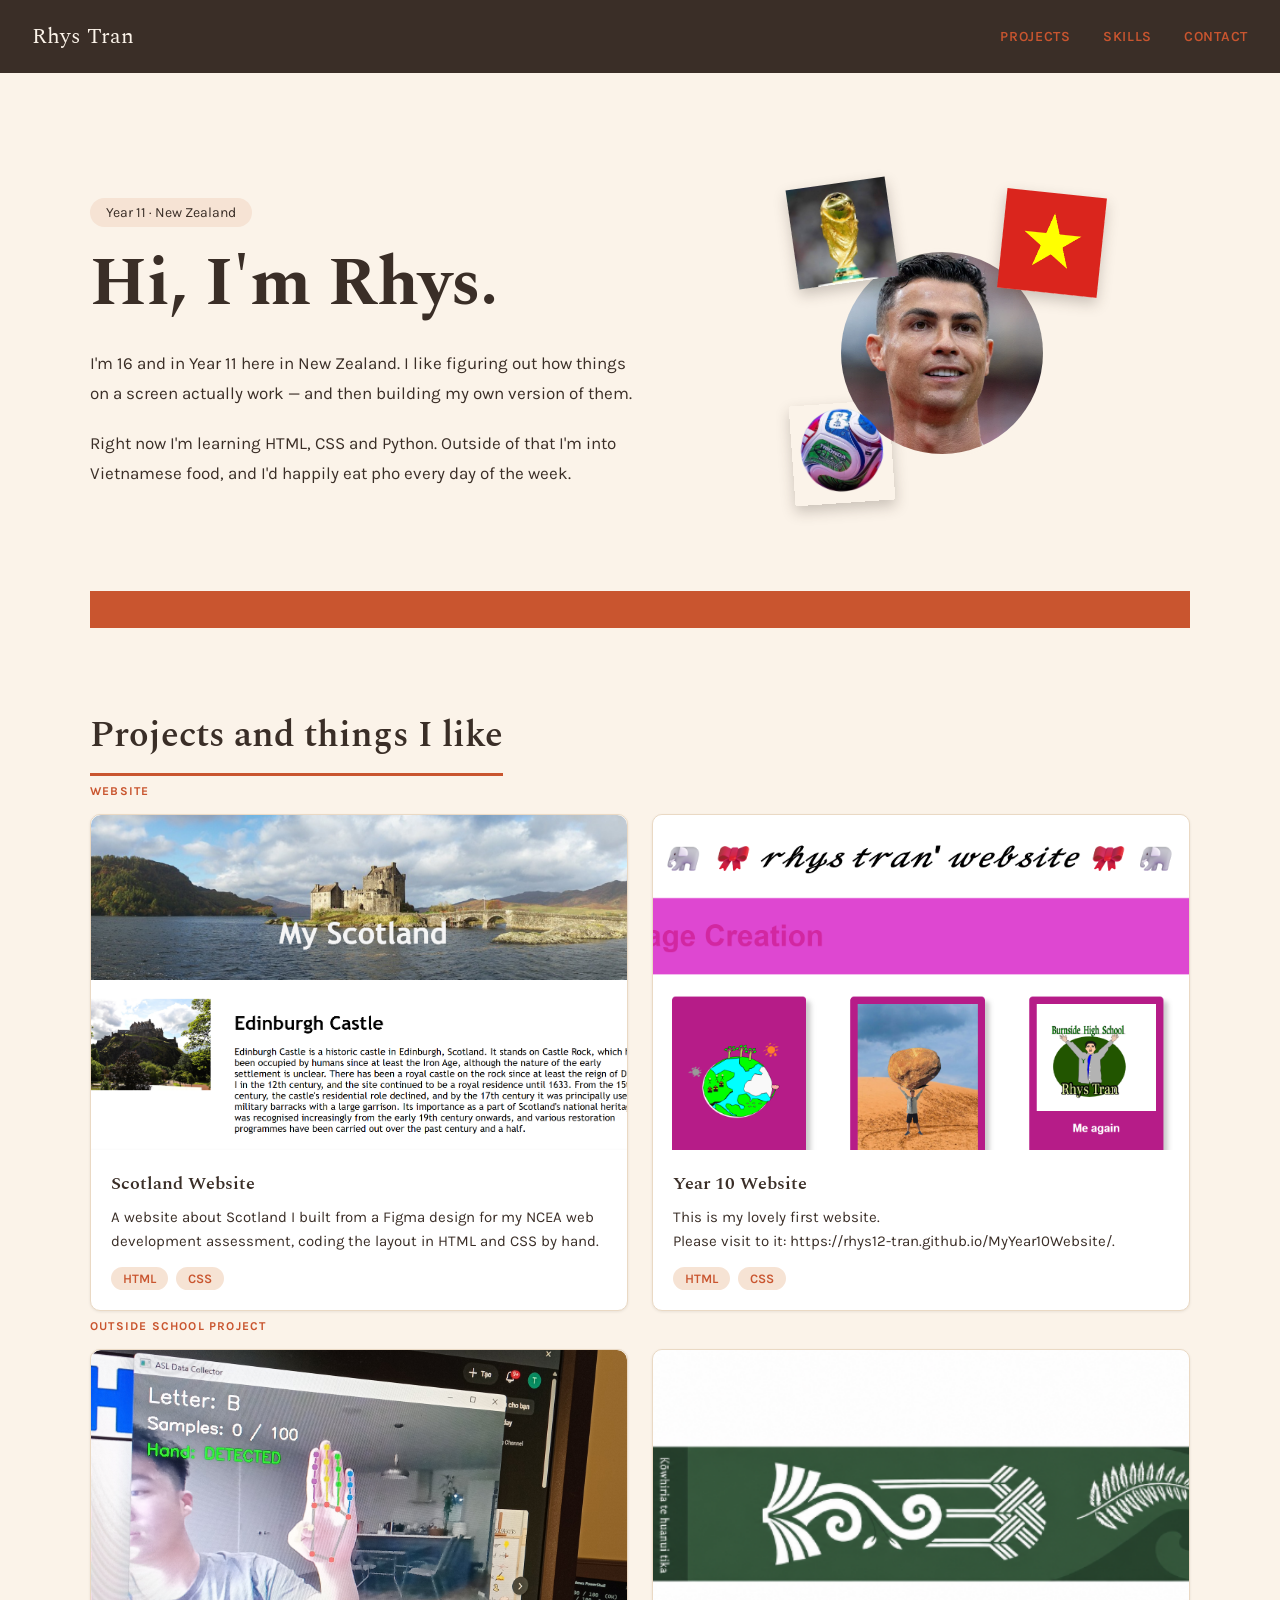
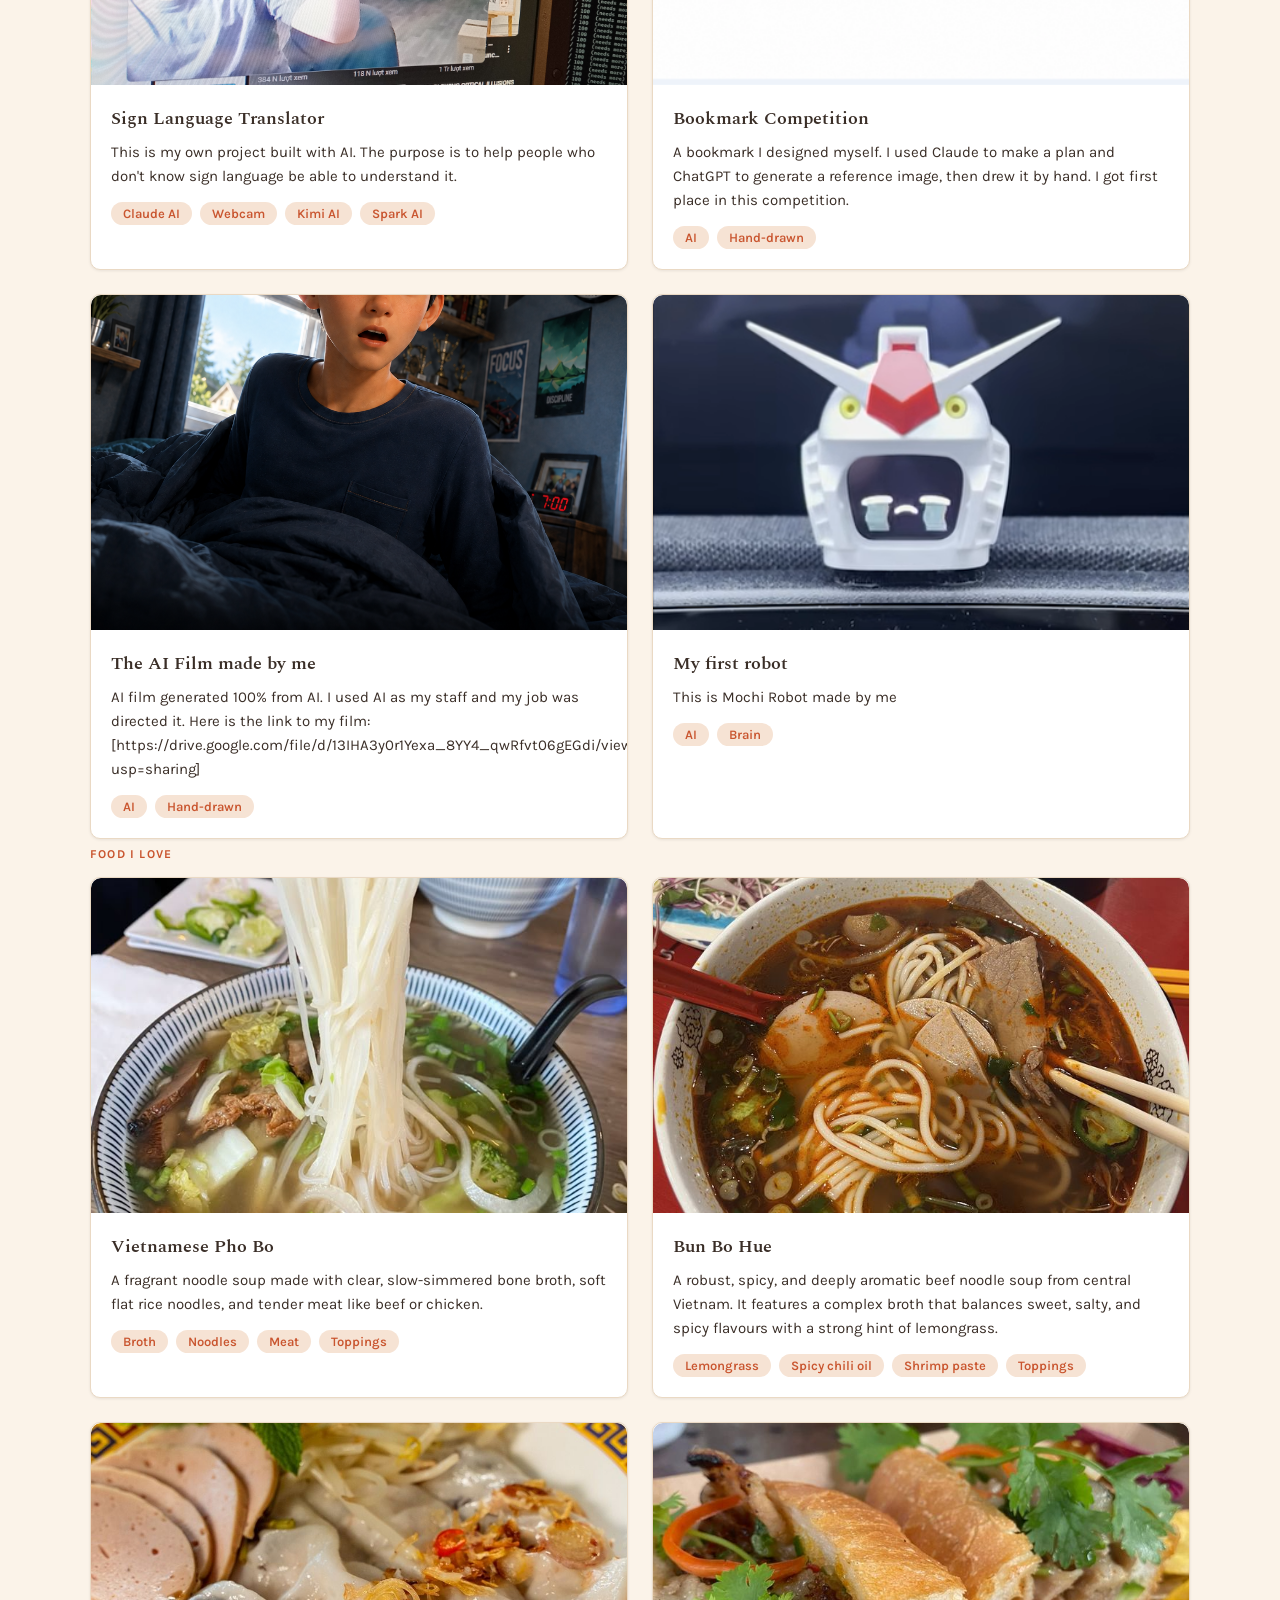
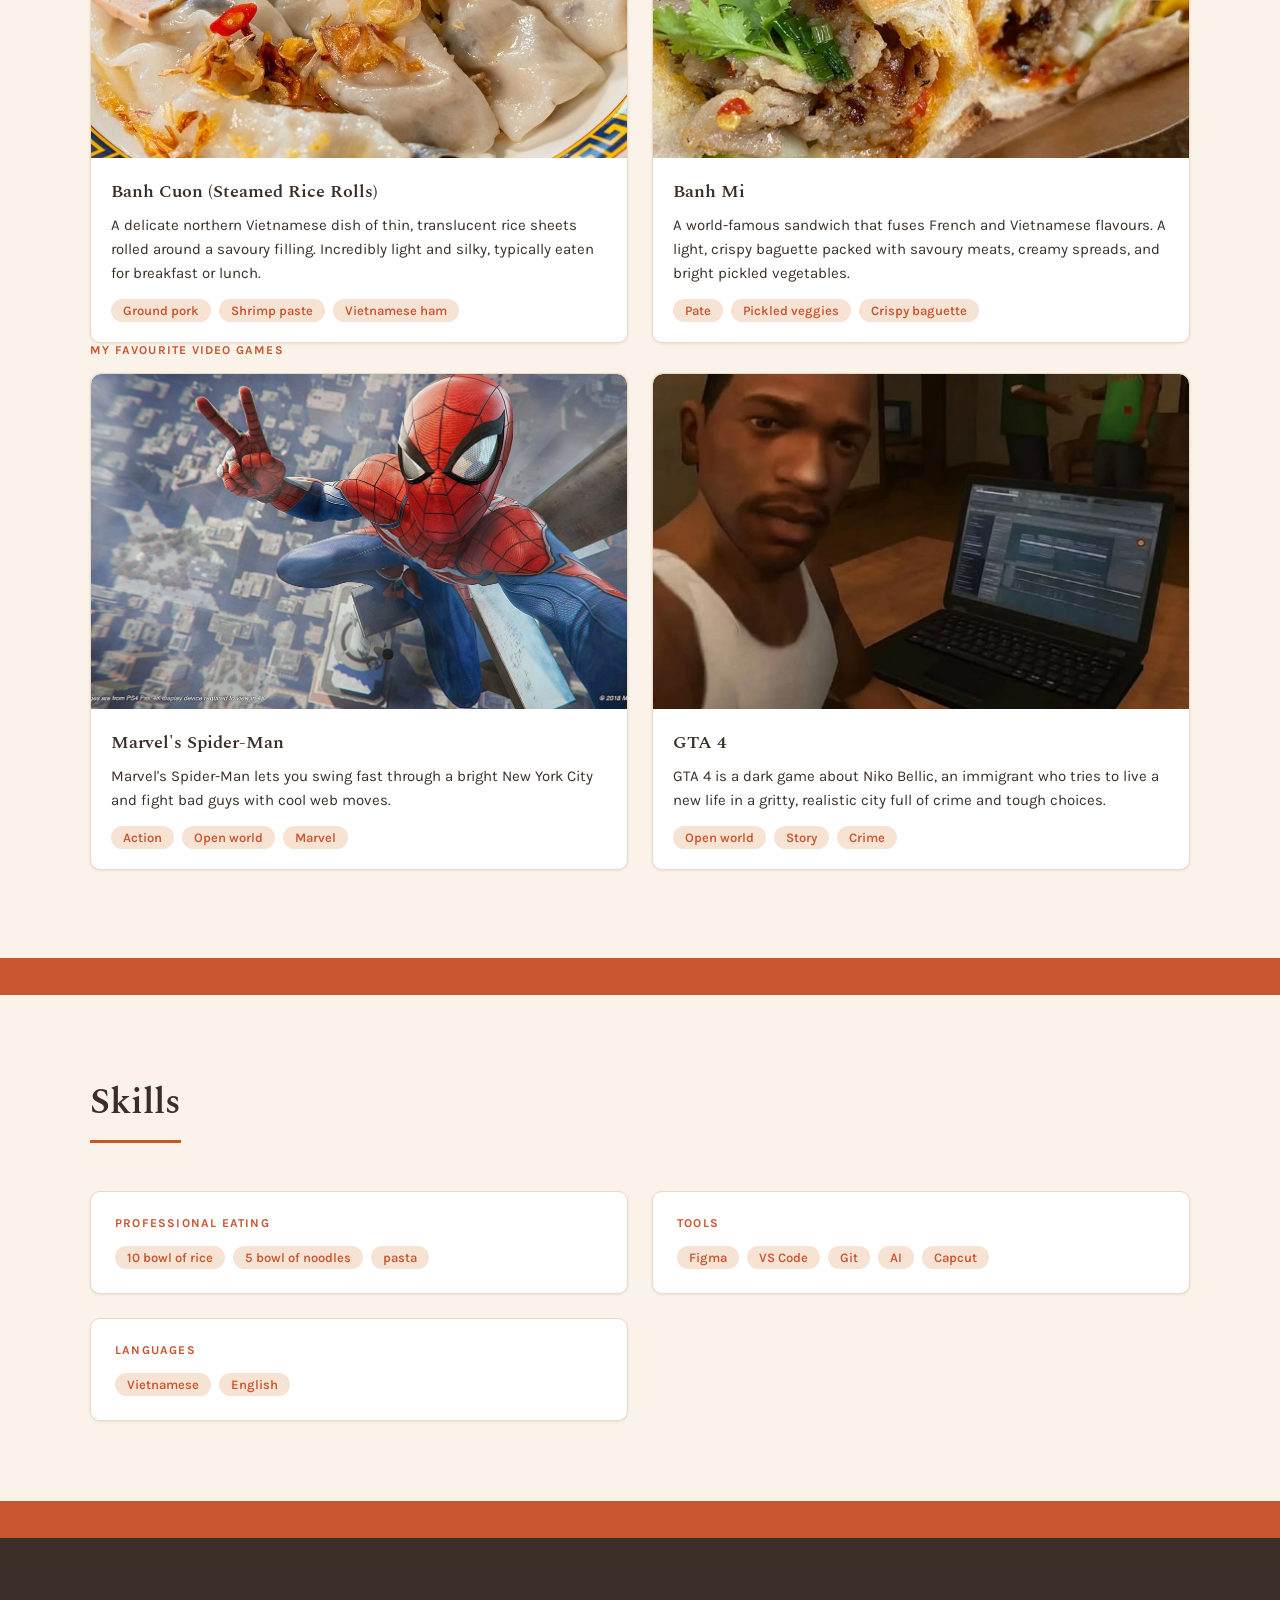
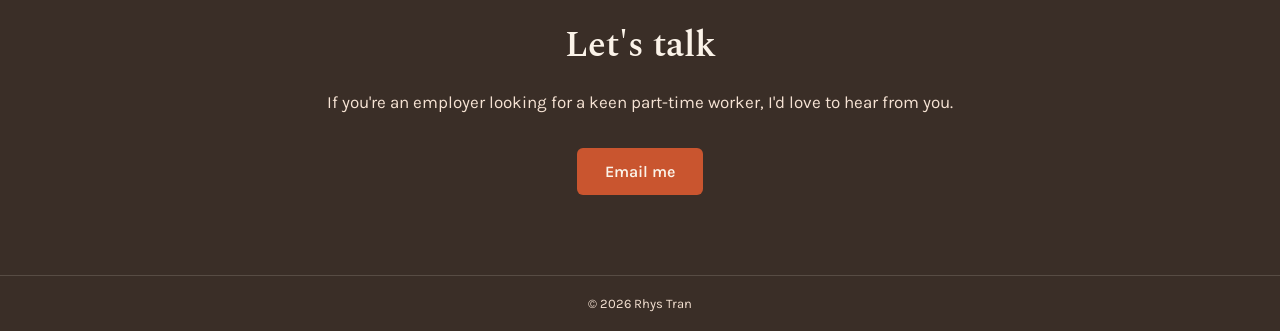
<file: index.html>
<!DOCTYPE html>
<html lang="en">
<head>
  <meta charset="UTF-8">
  <meta name="viewport" content="width=device-width, initial-scale=1.0">
  <title>Rhys Tran — Portfolio</title>

  <link rel="preconnect" href="https://fonts.googleapis.com">
  <link rel="preconnect" href="https://fonts.gstatic.com" crossorigin>
  <link href="https://fonts.googleapis.com/css2?family=Spectral:wght@400;500;600;700&family=Karla:wght@400;500;600;700&display=swap" rel="stylesheet">

  <link rel="stylesheet" href="style.css">
</head>
<body>

  <!-- Nav bar -->
  <nav class="nav">
    <span class="nav__name">Rhys Tran</span>
    <div class="nav__links">
      <a href="#projects">Projects</a>
      <a href="#skills">Skills</a>
      <a href="#contact">Contact</a>
    </div>
  </nav>

  <!-- Hero section -->
  <section class="hero">
    <div class="hero__inner">

      <!-- Left column: text -->
      <div class="hero__text">
        <span class="badge">Year 11 &middot; New Zealand</span>

        <h1 class="hero__heading">Hi, I'm Rhys.</h1>

        <p>I'm 16 and in Year 11 here in New Zealand. I like figuring out how things on a screen actually work — and then building my own version of them.</p>

        <p>Right now I'm learning HTML, CSS and Python. Outside of that I'm into Vietnamese food, and I'd happily eat pho every day of the week.</p>

      
      </div>

      <div class="hero__image">
        <div class="image-cluster">
       
          <img class="profile-photo" src="image/images.jpg" alt="Rhys Tran">
       
          <img class="sticker sticker--1" src="image/images (1).jpg" alt="">
          <!-- STICKER 2 — replace images.png with your sticker image -->
          <img class="sticker sticker--2" src="image/images.png" alt="">
          <!-- STICKER 3 — replace images__1_-removebg-preview.png with your sticker image -->
          <img class="sticker sticker--3" src="image/images__1_-removebg-preview.png" alt="">
        </div>
      </div>

      <!-- Coral divider bar -->
      <div class="divider"></div>
    </div>
  </section>

  <!-- Projects section -->
  <section class="projects" id="projects">
    <div class="projects__inner">

      <h2 class="section-heading">Projects and things I like</h2>

      <!-- ============================================================
           WEBSITE CARDS
      ============================================================ -->
      <p class="subsection-label">Website</p>
      <div class="projects__featured">

        <!-- Scotland Website -->
        <div class="card card--featured">
          <div class="card__image">
            <img src="image/My Scotland.PNG" alt="Screenshot of Scotland Website">
          </div>
          <div class="card__body">
            <h3 class="card__title">Scotland Website</h3>
            <p class="card__desc">A website about Scotland I built from a Figma design for my NCEA web development assessment, coding the layout in HTML and CSS by hand.</p>
            <div class="card__tags">
              <span class="tag">HTML</span>
              <span class="tag">CSS</span>
            </div>
          </div>
        </div>

        <!-- Year 10 Website -->
        <div class="card card--featured">
          <div class="card__image">
            <img src="image/Year 10 web.PNG" alt="My year 10 website">
          </div>
          <div class="card__body">
            <h3 class="card__title">Year 10 Website</h3>
            <p class="card__desc">This is my lovely first website. <br> Please visit to it: https://rhys12-tran.github.io/MyYear10Website/.</p>
            <div class="card__tags">
              <span class="tag">HTML</span>
              <span class="tag">CSS</span>
            </div>
          </div>
        </div>

      </div>

      <!-- ============================================================
           OUTSIDE SCHOOL CARDS
      ============================================================ -->
      <p class="subsection-label">Outside school project</p>
      <div class="projects__featured">

        <!-- Sign Language Translator -->
        <div class="card card--featured">
          <div class="card__image">
            <img src="image/sign_languge.jpg" alt="Screenshot of Sign Language Translator">
          </div>
          <div class="card__body">
            <h3 class="card__title">Sign Language Translator</h3>
            <p class="card__desc">This is my own project built with AI. The purpose is to help people who don't know sign language be able to understand it.</p>
            <div class="card__tags">
              <span class="tag">Claude AI</span>
              <span class="tag">Webcam</span>
              <span class="tag">Kimi AI</span>
              <span class="tag">Spark AI</span>
            </div>
          </div>
        </div>

        <!-- Bookmark Competition -->
        <div class="card card--featured">
          <div class="card__image">
            <img src="image/bookmark.png" alt="Bookmark competition entry">
          </div>
          <div class="card__body">
            <h3 class="card__title">Bookmark Competition</h3>
            <p class="card__desc">A bookmark I designed myself. I used Claude to make a plan and ChatGPT to generate a reference image, then drew it by hand. I got first place in this competition.</p>
            <div class="card__tags">
              <span class="tag">AI</span>
              <span class="tag">Hand-drawn</span>
            </div>
          </div>
        </div>
        <!-- AI film -->
        <div class="card card--featured">
          <div class="card__image">
            <img src="image/film.png" alt="The AI Film made by me">
          </div>
          <div class="card__body">
            <h3 class="card__title">The AI Film made by me</h3>
            <p class="card__desc">AI film generated 100% from AI. I used AI as my staff and my job was directed it. Here is the link to my film: [https://drive.google.com/file/d/13IHA3y0r1Yexa_8YY4_qwRfvt06gEGdi/view?usp=sharing]</p>
            <div class="card__tags">
              <span class="tag">AI</span>
              <span class="tag">Hand-drawn</span>
            </div>
          </div>
        </div>
         <!-- robot -->
        <div class="card card--featured">
          <div class="card__image">
            <img src="image/robot.PNG" alt="My first robot">
          </div>
          <div class="card__body">
            <h3 class="card__title">My first robot</h3>
            <p class="card__desc">This is Mochi Robot made by me</p>
            <div class="card__tags">
              <span class="tag">AI</span>
              <span class="tag">Brain</span>
            </div>
          </div>
        </div>

      </div>

      <!-- ============================================================
           FOOD CARDS
      ============================================================ -->
      <p class="subsection-label">Food I love</p>
      <div class="projects__grid projects__grid--2col">

        <!-- Pho Bo -->
        <div class="card">
          <div class="card__image">
            <img src="image/pho.jpg" alt="Vietnamese Pho Bo">
          </div>
          <div class="card__body">
            <h3 class="card__title">Vietnamese Pho Bo</h3>
            <p class="card__desc">A fragrant noodle soup made with clear, slow-simmered bone broth, soft flat rice noodles, and tender meat like beef or chicken.</p>
            <div class="card__tags">
              <span class="tag">Broth</span>
              <span class="tag">Noodles</span>
              <span class="tag">Meat</span>
              <span class="tag">Toppings</span>
            </div>
          </div>
        </div>

        <!-- Bun Bo Hue -->
        <div class="card">
          <div class="card__image">
            <img src="image/bun bo.jpg" alt="Bun Bo Hue">
          </div>
          <div class="card__body">
            <h3 class="card__title">Bun Bo Hue</h3>
            <p class="card__desc">A robust, spicy, and deeply aromatic beef noodle soup from central Vietnam. It features a complex broth that balances sweet, salty, and spicy flavours with a strong hint of lemongrass.</p>
            <div class="card__tags">
              <span class="tag">Lemongrass</span>
              <span class="tag">Spicy chili oil</span>
              <span class="tag">Shrimp paste</span>
              <span class="tag">Toppings</span>
            </div>
          </div>
        </div>

        <!-- Banh Cuon -->
        <div class="card">
          <div class="card__image">
            <img src="image/banh cuon.jpg" alt="Banh Cuon steamed rice rolls">
          </div>
          <div class="card__body">
            <h3 class="card__title">Banh Cuon (Steamed Rice Rolls)</h3>
            <p class="card__desc">A delicate northern Vietnamese dish of thin, translucent rice sheets rolled around a savoury filling. Incredibly light and silky, typically eaten for breakfast or lunch.</p>
            <div class="card__tags">
              <span class="tag">Ground pork</span>
              <span class="tag">Shrimp paste</span>
              <span class="tag">Vietnamese ham</span>
            </div>
          </div>
        </div>

        <!-- Banh Mi -->
        <div class="card">
          <div class="card__image">
            <img src="image/banh mi.jpg" alt="Banh Mi sandwich">
          </div>
          <div class="card__body">
            <h3 class="card__title">Banh Mi</h3>
            <p class="card__desc">A world-famous sandwich that fuses French and Vietnamese flavours. A light, crispy baguette packed with savoury meats, creamy spreads, and bright pickled vegetables.</p>
            <div class="card__tags">
              <span class="tag">Pate</span>
              <span class="tag">Pickled veggies</span>
              <span class="tag">Crispy baguette</span>
            </div>
          </div>
        </div>

      </div>

      <!-- ============================================================
           GAMES CARDS
      ============================================================ -->
      <p class="subsection-label">My favourite video games</p>
      <div class="projects__featured">

        <!-- Spider-Man -->
        <div class="card card--featured">
          <div class="card__image">
            <img src="image/spiderman.jpg" alt="Marvel's Spider-Man">
          </div>
          <div class="card__body">
            <h3 class="card__title">Marvel's Spider-Man</h3>
            <p class="card__desc">Marvel's Spider-Man lets you swing fast through a bright New York City and fight bad guys with cool web moves.</p>
            <div class="card__tags">
              <span class="tag">Action</span>
              <span class="tag">Open world</span>
              <span class="tag">Marvel</span>
            </div>
          </div>
        </div>

        <!-- GTA 4 -->
        <div class="card card--featured">
          <div class="card__image">
            <img src="image/GTA 4.jpg" alt="GTA 4">
          </div>
          <div class="card__body">
            <h3 class="card__title">GTA 4</h3>
            <p class="card__desc">GTA 4 is a dark game about Niko Bellic, an immigrant who tries to live a new life in a gritty, realistic city full of crime and tough choices.</p>
            <div class="card__tags">
              <span class="tag">Open world</span>
              <span class="tag">Story</span>
              <span class="tag">Crime</span>
            </div>
          </div>
        </div>

      </div>

    </div>
  </section>
  <!-- Coral divider bar -->
   <div class="divider"></div>
  <!-- ============================================================
       SKILLS SECTION
  ============================================================ -->
  <section class="skills" id="skills">
    <div class="skills__inner">

      <h2 class="section-heading">Skills</h2>

      <div class="skills__grid">

      <!-- Card 1: -->
        <div class="skill-card">
          <p class="subsection-label">Professional eating </p>
          <div class="card__tags">
            <span class="tag">10 bowl of rice </span>
            <span class="tag">5 bowl of noodles</span>
            <span class="tag">pasta</span>
          </div>
        </div> 

        <!-- Card 3: Tools -->
        <div class="skill-card">
          <p class="subsection-label">Tools</p>
          <div class="card__tags">
            <span class="tag">Figma</span>
            <span class="tag">VS Code</span>
            <span class="tag">Git</span>
            <span class="tag">AI</span>
            <span class="tag">Capcut</span>
          </div>
        </div>

        <!-- Card 4: Languages -->
        <div class="skill-card">
          <p class="subsection-label">Languages</p>
          <div class="card__tags">
            <span class="tag">Vietnamese</span>
            <span class="tag">English</span>
          </div>
        </div>

      </div>
    </div>
  </section>

  <!-- Coral divider bar -->
  <div class="divider"></div>

  <!-- ============================================================
       CONTACT SECTION
       Full-width dark section, matches the nav bar colour.
       Uses .btn-primary (already coral) so we don't need new button CSS.
  ============================================================ -->
  <section class="contact" id="contact">
    <div class="contact__inner">
      <h2 class="contact__heading">Let's talk</h2>
      <p class="contact__text">If you're an employer looking for a keen part-time worker, I'd love to hear from you.</p>
      <!-- YOUR EMAIL — replace rhys.tran@example.com with your real email before this goes live -->
      <a class="btn-primary" href="mailto:24613@burnside.school.nz">Email me</a>
    </div>
  </section>

  <!-- ============================================================
       FOOTER
  ============================================================ -->
  <footer class="footer">
    <p>&copy; 2026 Rhys Tran</p>
  </footer>

</body>
</html>
</file>
<file: style.css>
/* ---------- Base ---------- */
* {
  box-sizing: border-box;
}

body {
  margin: 0;
  font-family: 'Karla', sans-serif;
  color: #3A2E27;
  background-color: #FBF3E9;
}

/* ---------- Nav bar ---------- */
.nav {
  position: sticky;
  top: 0;
  z-index: 10;
  width: 100%;
  background-color: #3A2E27;
  padding: 20px 32px;
  display: flex;
  align-items: center;
  justify-content: space-between;
}

.nav__name {
  font-family: 'Spectral', serif;
  font-size: 22px;
  color: #FBF3E9;
}

.nav__links {
  display: flex;
  gap: 32px;
}

.nav__links a {
  color: #C9552F;
  font-family: 'Karla', sans-serif;
  font-size: 14px;
  font-weight: 600;
  letter-spacing: 0.05em;
  text-transform: uppercase;
  text-decoration: none;
}

.nav__links a:hover {
  text-decoration: underline;
}

/* ---------- Hero section ---------- */
.hero {
  padding: 90px 32px 0;
}

.hero__inner {
  max-width: 1100px;
  margin: 0 auto;
  display: flex;
  flex-wrap: wrap;
  align-items: center;
  gap: 48px;
}

/* Left column */
.hero__text {
  flex: 1 1 420px;
}

.badge {
  display: inline-block;
  background-color: #F6E3D4;
  color: #3A2E27;
  border-radius: 999px;
  padding: 6px 16px;
  font-size: 14px;
  margin-bottom: 20px;
}

.hero__heading {
  font-family: 'Spectral', serif;
  font-size: 68px;
  font-weight: 700;
  color: #3A2E27;
  line-height: 1.1;
  margin: 0 0 28px 0;
}

.hero__text p {
  font-size: 17px;
  line-height: 1.75;
  margin: 0 0 20px 0;
  color: #3A2E27;
}

/* CTA buttons */
.hero__actions {
  display: flex;
  gap: 16px;
  margin-top: 36px;
  flex-wrap: wrap;
}

.btn-primary {
  display: inline-block;
  background-color: #C9552F;
  color: #FBF3E9;
  padding: 14px 28px;
  border-radius: 6px;
  text-decoration: none;
  font-family: 'Karla', sans-serif;
  font-size: 16px;
  font-weight: 600;
  transition: opacity 0.2s;
}

.btn-primary:hover {
  opacity: 0.85;
}

.btn-secondary {
  display: inline-block;
  border: 2px solid #C9552F;
  color: #C9552F;
  padding: 12px 28px;
  border-radius: 6px;
  text-decoration: none;
  font-family: 'Karla', sans-serif;
  font-size: 16px;
  font-weight: 600;
  transition: background-color 0.2s, color 0.2s;
}

.btn-secondary:hover {
  background-color: #C9552F;
  color: #FBF3E9;
}

/* Right column */
.hero__image {
  flex: 1 1 360px;
  display: flex;
  justify-content: center;
}

.image-cluster {
  position: relative;
  width: 380px;
  height: 380px;
}

.profile-photo {
  width: 210px;
  height: 210px;
  border-radius: 50%;
  border: 4px solid #FBF3E9;
  object-fit: cover;
  position: absolute;
  top: 50%;
  left: 50%;
  transform: translate(-50%, -50%);
}

.sticker {
  width: 100px;
  height: 100px;
  object-fit: cover;
  box-shadow: 0 6px 14px rgba(58, 46, 39, 0.25);
  position: absolute;
}

.sticker--1 {
  top: 20px;
  left: 40px;
  transform: rotate(-8deg);
}

.sticker--2 {
  top: 30px;
  right: 30px;
  transform: rotate(6deg);
}

.sticker--3 {
  bottom: 40px;
  left: 40px;
  transform: rotate(-4deg);
}

/* ---------- Coral divider ---------- */
.divider {
  display: block;
  width: 100%;
  height: 37px;
  background-color: #C9552F;
  margin: 0;
  padding: 0;
}

/* ---------- Mobile ---------- */
@media (max-width: 768px) {
  .nav {
    padding: 16px 20px;
  }

  .nav__links {
    gap: 20px;
  }

  .hero {
    padding: 56px 20px;
  }

  .hero__inner {
    flex-direction: column;
    text-align: center;
  }

  .hero__heading {
    font-size: 40px;
  }

  .hero__actions {
    justify-content: center;
  }

  .hero__image {
    justify-content: center;
  }

  .image-cluster {
    width: 320px;
    height: 320px;
  }

  .profile-photo {
    width: 140px;
    height: 140px;
    position: absolute;
    transform: translate(-50%, -50%);
  }

  .sticker {
    display: none;
  }
}

/* ---------- Projects section ---------- */
.projects {
  padding: 80px 32px;
  scroll-margin-top: 88px;
}

.projects__inner {
  max-width: 1100px;
  margin: 0 auto;
}

.section-heading {
  font-family: 'Spectral', serif;
  font-size: 36px;
  font-weight: 600;
  color: #3A2E27;
  margin: 0 0 8px 0;
  padding-bottom: 10px;
  border-bottom: 3px solid #C9552F;
  display: inline-block;
}

.subsection-label {
  font-family: 'Karla', sans-serif;
  font-size: 12px;
  font-weight: 700;
  color: #C9552F;
  letter-spacing: 0.1em;
  text-transform: uppercase;
  margin: 0 0 16px 0; /* no top margin — parent handles spacing */
}

.projects__featured {
  display: grid;
  grid-template-columns: 1fr 1fr;
  gap: 24px;
  margin-bottom: 8px;
}

/* Grids */
.projects__grid {
  display: grid;
  gap: 24px;
}

.projects__grid--2col {
  grid-template-columns: 1fr 1fr;
}

.projects__grid--3col {
  grid-template-columns: 1fr 1fr 1fr;
}

/* ---------- Cards ---------- */
.card {
  background: #ffffff;
  border: 1px solid #EAD9C4;
  border-radius: 10px;
  box-shadow: 0 1px 3px rgba(0, 0, 0, 0.08);
  overflow: hidden;
}

.card__image {
  width: 100%;
  aspect-ratio: 16 / 10;
  overflow: hidden;
  border-radius: 10px 10px 0 0;
  min-height: 0;
}

.card__image img {
  width: 100%;
  height: 100%;
  object-fit: cover;
  display: block;
}

.card__initials {
  font-family: 'Spectral', serif;
  font-size: 48px;
  font-weight: 600;
  color: #FBF3E9;
}

.card__placeholder-icon {
  font-size: 28px;
  opacity: 0.4;
  color: #3A2E27;
}

.card__body {
  padding: 20px;
}

.card__title {
  font-family: 'Spectral', serif;
  font-size: 18px;
  font-weight: 600;
  color: #3A2E27;
  margin: 0 0 8px 0;
}

.card__desc {
  font-size: 15px;
  line-height: 1.6;
  color: #3A2E27;
  margin: 0 0 14px 0;
}

/* Tag pills */
.card__tags {
  display: flex;
  flex-wrap: wrap;
  gap: 8px;
}

.tag {
  display: inline-block;
  background-color: #F6E3D4;
  color: #C9552F;
  border-radius: 999px;
  padding: 4px 12px;
  font-size: 13px;
  font-weight: 600;
  font-family: 'Karla', sans-serif;
}

.card--small .card__body {
  padding: 20px;
}

/* ---------- Projects mobile ---------- */
@media (max-width: 768px) {
  .projects {
    padding: 56px 20px;
  }

  .projects__featured {
    grid-template-columns: 1fr;
  }

  .projects__grid--2col {
    grid-template-columns: 1fr;
  }

  .projects__grid--3col {
    grid-template-columns: 1fr 1fr;
  }
}

/* ---------- Skills section ---------- */
.skills {
  padding: 80px 32px;
  scroll-margin-top: 88px;
}

.skills__inner {
  max-width: 1100px;
  margin: 0 auto;
}

/* The 2x2 grid */
.skills__grid {
  display: grid;
  grid-template-columns: 1fr 1fr;
  gap: 24px;
  margin-top: 40px;
}

/* Each skill card — styled from scratch, not using .card,
   so nothing can override the grid sizing */
.skill-card {
  background: #ffffff;
  border: 1px solid #EAD9C4;
  border-radius: 10px;
  box-shadow: 0 1px 3px rgba(0, 0, 0, 0.08);
  padding: 24px;
}

/* ---------- Skills mobile ---------- */
@media (max-width: 768px) {
  .skills {
    padding: 56px 20px;
  }

  .skills__grid {
    grid-template-columns: 1fr;
  }
}

/* ---------- Contact section ---------- */
/* Full-width dark section — same colour as the nav bar.
   scroll-margin-top matches every other section so the sticky nav
   never covers the "Let's talk" heading when you jump here from a link. */
.contact {
  background-color: #3A2E27;
  padding: 80px 32px;
  text-align: center;
  scroll-margin-top: 88px;
}

/* Same max-width + auto-margin centering trick as .projects__inner
   and .skills__inner — keeps the content readable on wide screens
   without needing to touch the section's own full-width background. */
.contact__inner {
  max-width: 700px;
  margin: 0 auto;
}

.contact__heading {
  font-family: 'Spectral', serif;
  font-size: 36px;
  font-weight: 600;
  color: #FBF3E9;
  margin: 0 0 16px 0;
}

.contact__text {
  font-size: 17px;
  line-height: 1.6;
  color: #F6E3D4;
  margin: 0 0 32px 0;
}

/* ---------- Contact mobile ---------- */
@media (max-width: 768px) {
  .contact {
    padding: 56px 20px;
  }
}

/* ---------- Footer ---------- */
/* Slightly darker strip below Contact, matches the screenshot's
   thin divider line between the two. */
.footer {
  background-color: #3A2E27;
  border-top: 1px solid rgba(251, 243, 233, 0.15);
  padding: 20px 32px;
  text-align: center;
}

.footer p {
  margin: 0;
  font-size: 13px;
  color: #F6E3D4;
}
</file>
